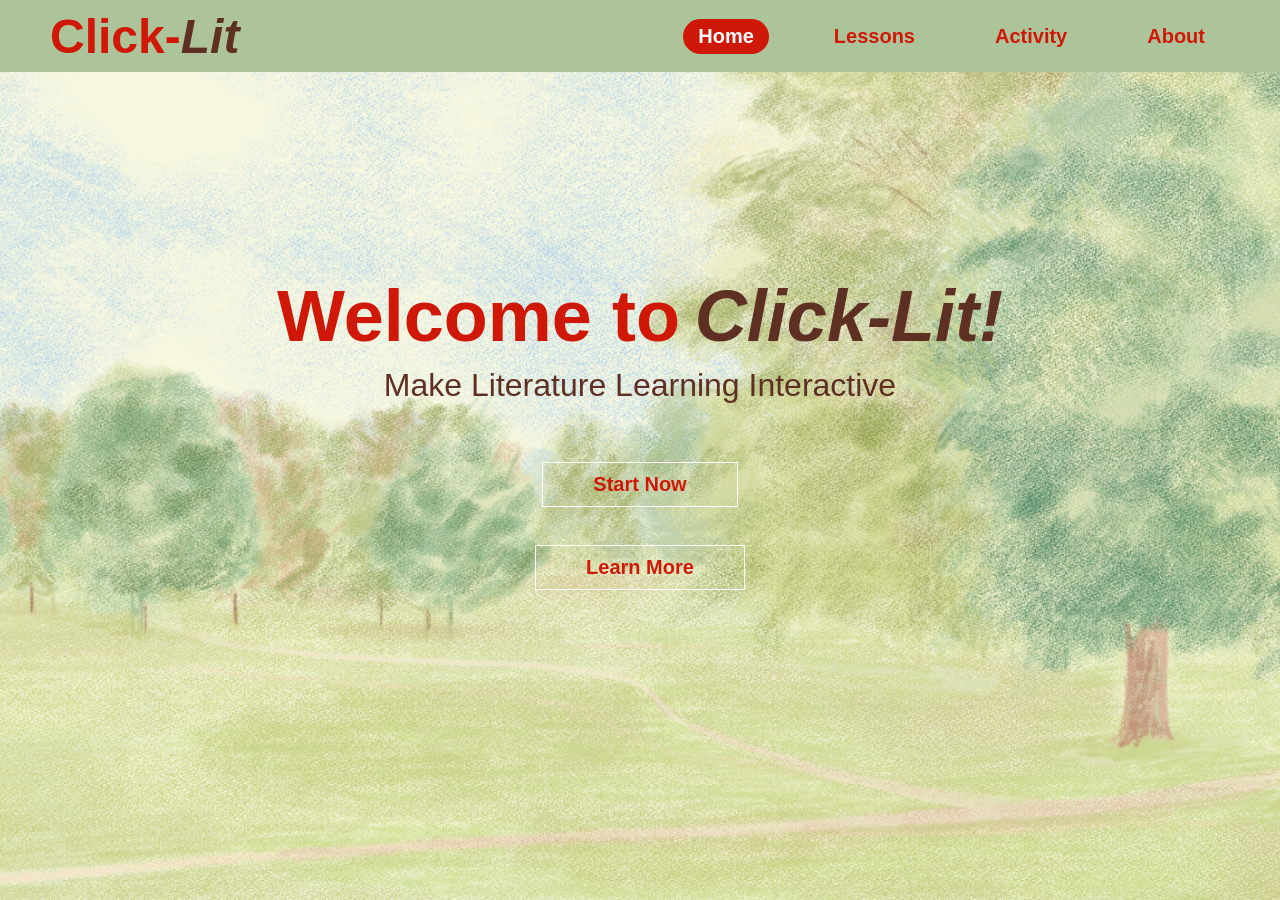
<file: index.html>
<!DOCTYPE html>
<html lang="en">
    <head>
        <meta charset="UTF-8">
        <meta name="viewport" content="width=device-width, initial-scale=1.0">
        <title>Click-Lit</title>
        <link rel="stylesheet" href="style.css">
    </head>

    <body>
        <header> <section class="header">
            <div class="logo">
                <h2 class="logo1">Click-</h2>
                <h2 class="logo2"><i>Lit</i></h2>
            </div>
            <nav class="navigation">
                <a href="index.html" class="active">Home</a>
                <a href="lessons.html">Lessons</a>
                <a href="activities.html">Activity</a>
                <a href="about.html">About</a>
            </nav>
        </section> </header>

        <section class="cll">
            <div class="cl">
                <h2 class="cl1">Welcome to</h2>
                <h2 class="cl2"><i>Click-Lit!</i></h2>
            </div>

            <div class="txt">Make Literature Learning Interactive</div>
            <br>
             <b><a href="lessons.html" class="start">  Start Now  </a> </b>
            <br>
             <b><a href="about.html" class="lm">Learn More</a> </b>
            </div>
        </section>

    </body>
</html>
</file>
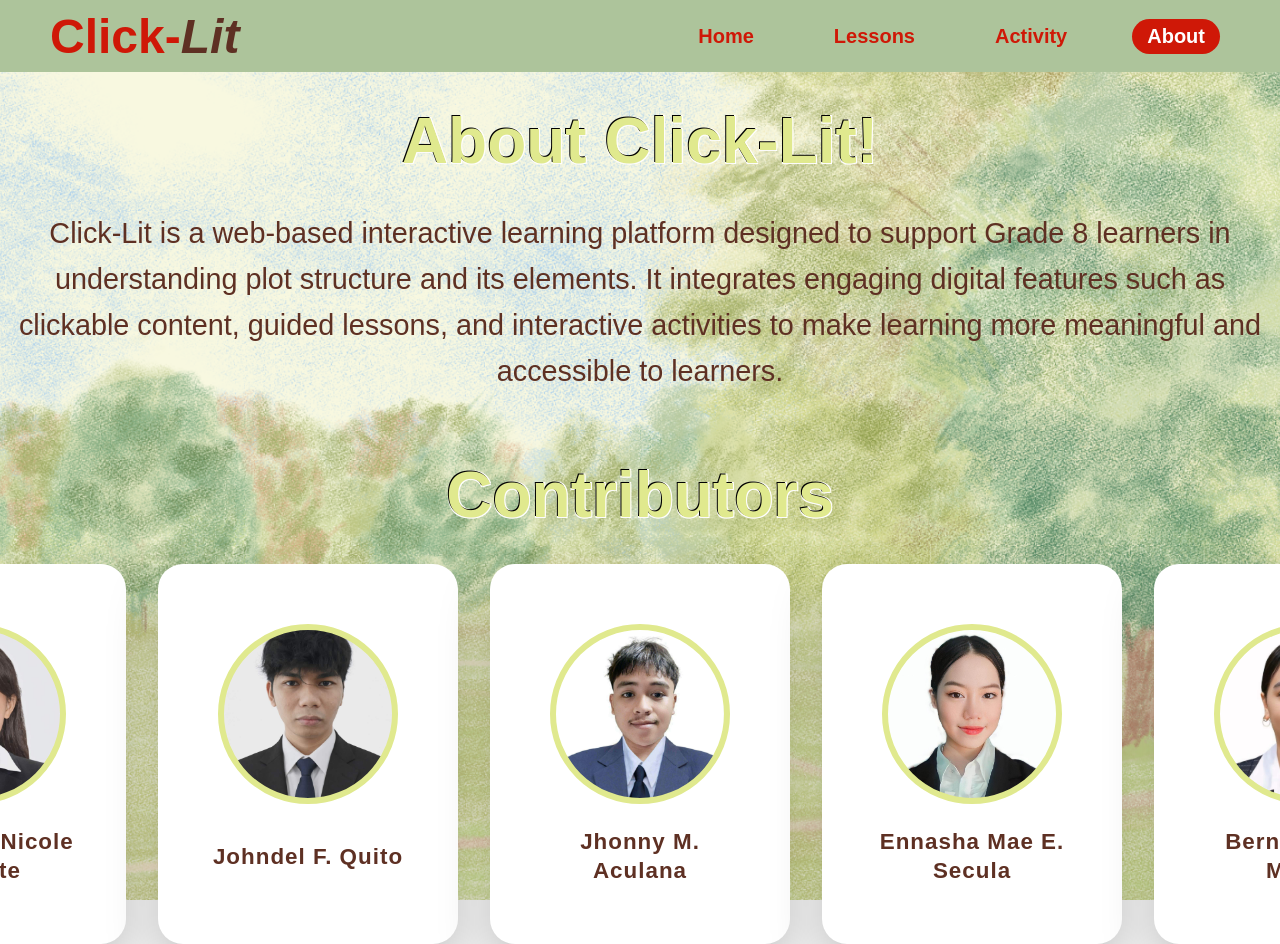
<file: about.html>
<!DOCTYPE html>
<html lang="en">
    <head>
        <meta charset="UTF-8">
        <meta name="viewport" content="width=device-width, initial-scale=1.0">
        <title>Click-Lit</title>
        <link rel="stylesheet" href="style.css">
    </head>

    <body>
        <header> <section class="header">
            <div class="logo">
                <h2 class="logo1">Click-</h2>
                <h2 class="logo2"><i>Lit</i></h2>
            </div>
            <nav class="navigation">
                <a href="./index.html">Home</a>
                <a href="lessons.html">Lessons</a>
                <a href="activities.html">Activity</a>
                <a href="about.html" class="active">About</a>
            </nav>
        </section> </header>
    
        <h1 class="abttitle" style="text-align: center;">About Click-Lit!</h1>

        <div class="about-desc">
            Click-Lit is a web-based interactive learning platform designed to support Grade 8 learners in understanding plot structure and its elements. It integrates engaging digital features such as clickable content, guided lessons, and interactive activities to make learning more meaningful and accessible to learners.
        </div>

        <h2 class="contributors-title">Contributors</h2>
        
        <div class="contributors-grid">
            <!-- Card 1 -->
            <div class="contrib-card">
                <div class="contrib-img" style="background-image: url(images/Samantha.jpg);"></div>
                <h3>Samantha Nicole C. Viste</h3>
            </div>
            
            <!-- Card 2 -->
            <div class="contrib-card">
                <div class="contrib-img" style="background-image: url(images/Johndel.jpg);"></div>
                <h3>Johndel F. Quito</h3>
            </div>
            
            <!-- Card 3 -->
            <div class="contrib-card">
                <div class="contrib-img" style="background-image: url(images/Jhonny.jpg);"></div>
                <h3>Jhonny M. Aculana</h3>
            </div>
            
            <!-- Card 4 -->
            <div class="contrib-card">
                <div class="contrib-img" style="background-image: url(images/Ennasha.jpg);"></div>
                <h3>Ennasha Mae E. Secula</h3>
            </div>
            
            <!-- Card 5 -->
            <div class="contrib-card">
                <div class="contrib-img" style="background-image: url(images/Bernadette.jpg);"></div>
                <h3>Bernadette A. Muñoz</h3>
            </div>
        </div>
        
    </body>
</html>
</file>
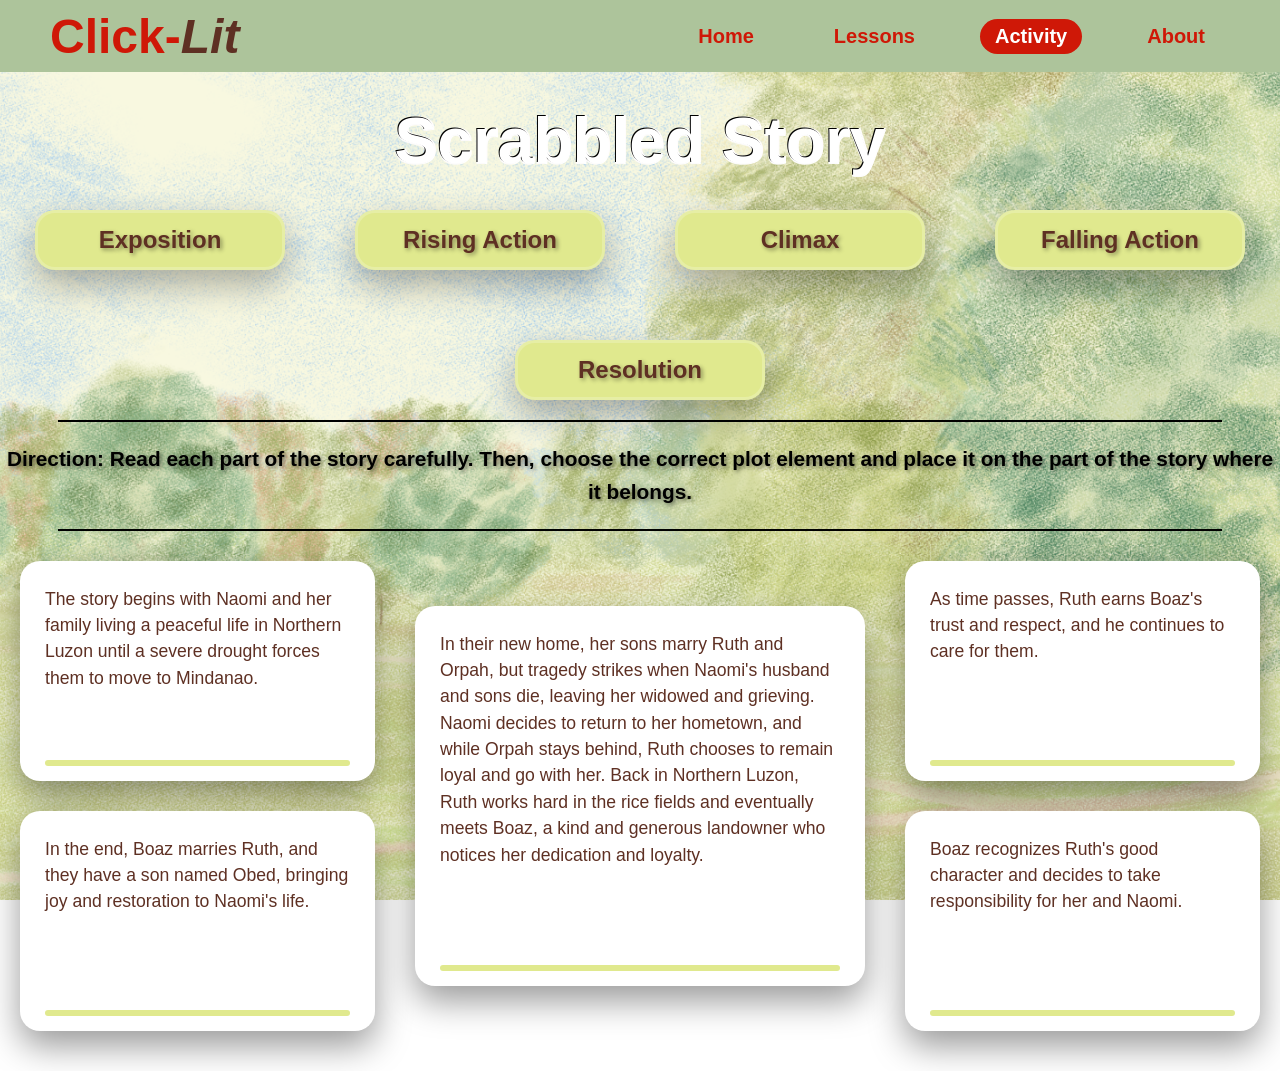
<file: activities.html>
<!DOCTYPE html>
<html lang="en">
    <head>
        <meta charset="UTF-8">
        <meta name="viewport" content="width=device-width, initial-scale=1.0">
        <title>Click-Lit</title>
        <link rel="stylesheet" href="style.css">
    </head>

    <body>
        <header> <section class="header">
            <div class="logo">
                <h2 class="logo1">Click-</h2>
                <h2 class="logo2"><i>Lit</i></h2>
            </div>
            <nav class="navigation">
                <a href="./index.html">Home</a>
                <a href="lessons.html">Lessons</a>
                <a href="activities.html" class="active">Activity</a>
                <a href="about.html">About</a>
            </nav>
        </section> </header>

        <h1 class="atitle">Scrabbled Story</h1>
        
        <div class="cards-container">
        <div class="acard draggable">Exposition</div>
        <div class="acard draggable">Rising Action</div>
        <div class="acard draggable">Climax</div>
        <div class="acard draggable">Falling Action</div>
        <div class="acard draggable">Resolution</div>
        </div>

        <div class="line1"></div>

        <div class="direction">Direction: Read each part of the story carefully. Then, choose the correct plot element and place it on the part of the story where it belongs.</div>

        <div class="line2"></div>

        <div class="story-layout">
        <div class="side-column">
            <div class="story-card">
                <div class="story-text">The story begins with Naomi and her family living a peaceful life in Northern Luzon until a severe drought forces them to move to Mindanao.</div>
                <div class="drop-line" ondragover="handleDragOver(event)" ondrop="handleDrop(event)" ondragleave="handleDragLeave(event)"></div>
            </div>
            <div class="story-card">
                <div class="story-text">In the end, Boaz marries Ruth, and they have a son named Obed, bringing joy and restoration to Naomi's life.</div>
                <div class="drop-line" ondragover="handleDragOver(event)" ondrop="handleDrop(event)" ondragleave="handleDragLeave(event)"></div>
            </div>
        </div>
        
        <div class="middle-column">
            <div class="story-card">
                <div class="story-text">In their new home, her sons marry Ruth and Orpah, but tragedy strikes when Naomi's husband and sons die, leaving her widowed and grieving. Naomi decides to return to her hometown, and while Orpah stays behind, Ruth chooses to remain loyal and go with her. Back in Northern Luzon, Ruth works hard in the rice fields and eventually meets Boaz, a kind and generous landowner who notices her dedication and loyalty.</div>
                <div class="drop-line" ondragover="handleDragOver(event)" ondrop="handleDrop(event)" ondragleave="handleDragLeave(event)"></div>
            </div>
        </div>
        
        <div class="side-column">
            <div class="story-card">
                <div class="story-text">As time passes, Ruth earns Boaz's trust and respect, and he continues to care for them.</div>
                <div class="drop-line" ondragover="handleDragOver(event)" ondrop="handleDrop(event)" ondragleave="handleDragLeave(event)"></div>
            </div>
            <div class="story-card">
                <div class="story-text">Boaz recognizes Ruth's good character and decides to take responsibility for her and Naomi.</div>
                <div class="drop-line" ondragover="handleDragOver(event)" ondrop="handleDrop(event)" ondragleave="handleDragLeave(event)"></div>
            </div>
        </div>
    </div>

<div class="submit-container">
    <button id="submitBtn" class="submit-btn" style="display: none;">Submit Answers</button>
    <div id="resultBtns" style="display: none; align-items: center;">
        <button id="tryAgainBtn" class="try-again-btn">Try Again</button>
        <button id="finishBtn" class="finish-btn">Finish</button>
    </div>
</div>


    <script src="script.js"></script>
    </body>
</html>
</file>
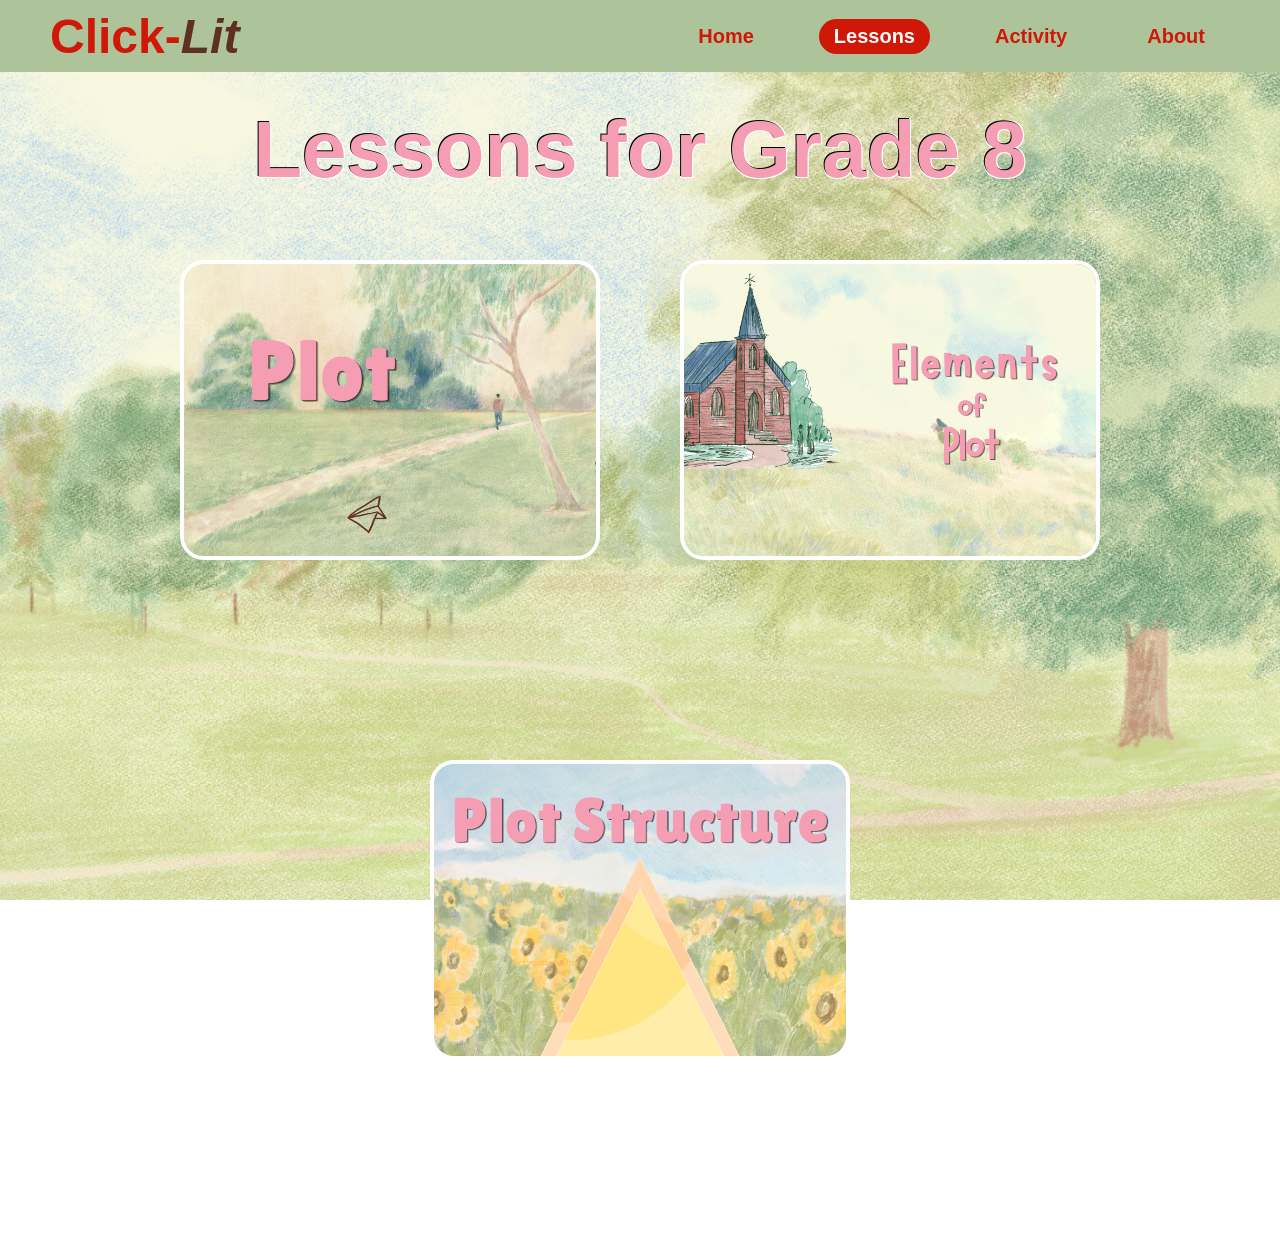
<file: lessons.html>
<!DOCTYPE html>
<html lang="en">
    <head>
        <meta charset="UTF-8">
        <meta name="viewport" content="width=device-width, initial-scale=1.0">
        <title>Click-Lit</title>
        <link rel="stylesheet" href="style.css">
    </head>

    <body>
        <header> <section class="header">
            <div class="logo">
                <h2 class="logo1">Click-</h2>
                <h2 class="logo2"><i>Lit</i></h2>
            </div>
            <nav class="navigation">
                <a href="./index.html">Home</a>
                <a href="lessons.html" class="active">Lessons</a>
                <a href="activities.html">Activity</a>
                <a href="about.html">About</a>
            </nav>
        </section> </header>
        
        <section class="container">
            <h1 class="ht">Lessons for Grade 8</h1>
            
            <div class="cardcontainer">

<article class="cardarticle has-flip">
  <div class="cardflip">

    <!-- fronnnnt -->
    <div class="cardfront">
      <img src="images/plot container.png" alt="image" class="cardimg">
      <div class="cardinfo cardinfo-front">
        <span class="carddesc">Lesson 1:</span>
        <h2 class="cardtitle"><b>What is Plot?</b></h2>
        <div style="text-align: center;">
          <a href="#" class="cardbutton flipbtn"><b>Explore</b></a>
        </div>
      </div>
    </div>

    <!-- backk -->
    <div class="cardback">
      <div>
        <h2>What is Plot?</h2>
        <p><h3>Plot is the organized sequence of events in a story, showing what happens, how it happens, and why it happens from the beginning to the end. It is the structure that connects all the actions, decisions, and outcomes in a narrative which allows the reader to follow the story in a meaningful way.</h3></p>
        <a href="#" class="cardbutton backbtn"> <b>Go Back</b></a>
      </div>
    </div>

  </div>
</article>
 
  <!-- Card 2 -->
  <article class="cardarticle">
    <img src="images/container photo for elements.png" alt="image" class="cardimg">
    <div class="cardinfo">
      <span class="carddesc" style="text-align: center;">Lesson 2:</span>
      <h2 class="cardtitle" style="text-align: center;"><b>Elements of Plot</b></h2>
      <div style="text-align: center;">
        <a href="elements.html" class="cardbutton"> <b>Explore</b></a>
      </div>
    </div>
  </article>

<!-- Card 3 -->
  <article class="cardarticle">
    <img src="images/plot structure container.png" alt="image" class="cardimg">
    <div class="cardinfo">
      <span class="carddesc" style="text-align: center;">Lesson 3: </span>
      <h2 class="cardtitle" style="text-align: center;"><b>Plot Structure</b></h2>
      <div style="text-align: center;">
        <a href="plotstructure.html" class="cardbutton"><b>Explore</b></a>
      </div>
    </div>
  </article>

</div>
            </div>
        </section>
        <script src="script.js"></script>
    </body>
</html>
</file>
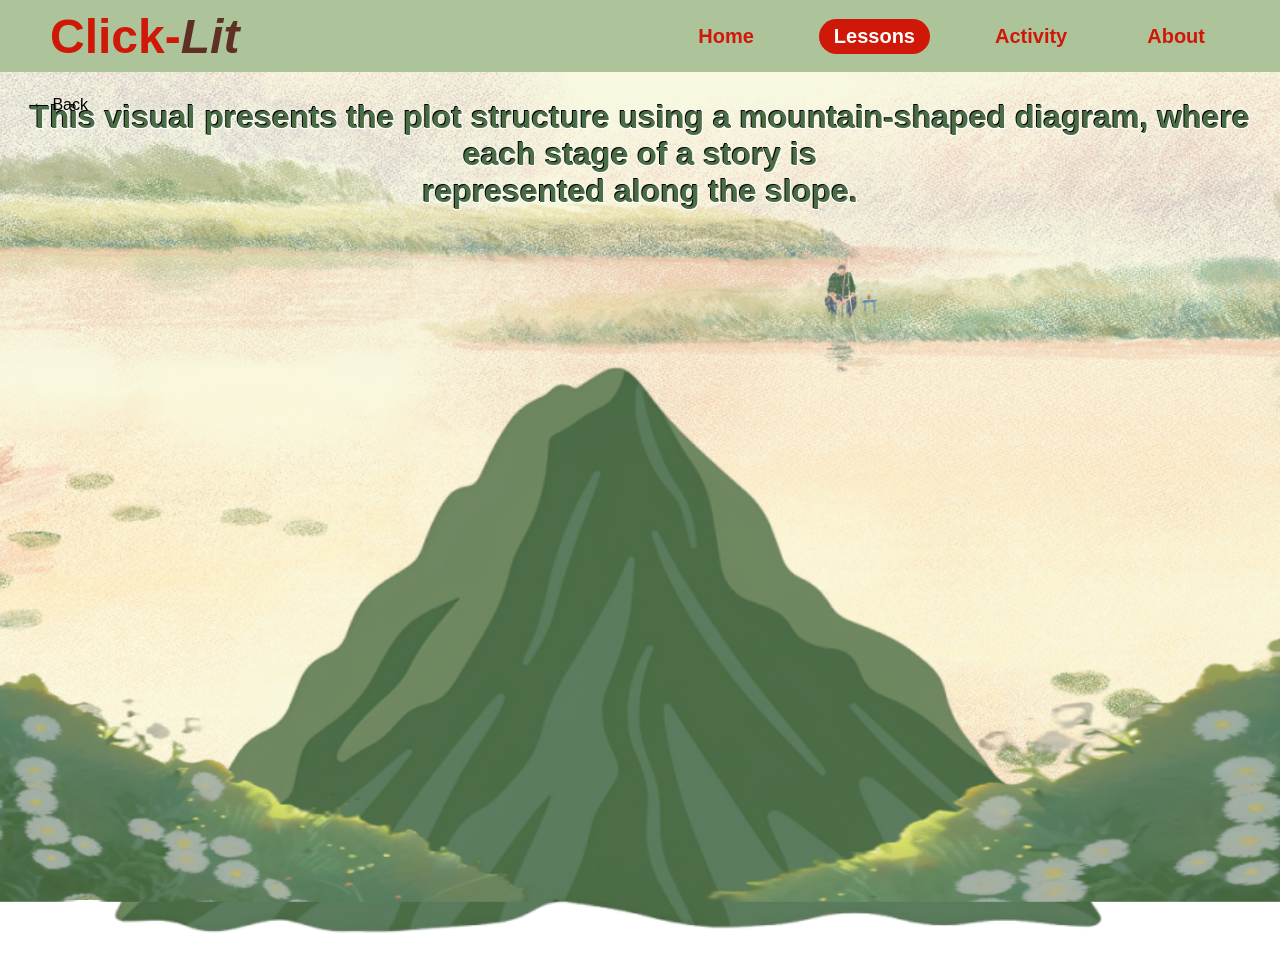
<file: plotstructure.html>
<!DOCTYPE html>
<html lang="en">
    <head>
        <meta charset="UTF-8">
        <meta name="viewport" content="width=device-width, initial-scale=1.0">
        <title>Click-Lit</title>
        <link rel="stylesheet" href="style.css">
    </head>

    <body class="bodyps">
        <header class="header">
            <div class="logo">
                <h2 class="logo1">Click-</h2>
                <h2 class="logo2"><i>Lit</i></h2>
            </div>
            <nav class="navigation">
                <a href="./index.html">Home</a>
                <a href="lessons.html" class="active">Lessons</a>
                <a href="activities.html">Activity</a>
                <a href="about.html">About</a>
            </nav>
         </header>

        <div class="pssection">
        <a href="lessons.html"><button class="back-btn">← Back</button></a>
        <h1 class="pstitle">This visual presents the plot structure using a mountain-shaped diagram, where each stage of a story is <br>represented along the slope.</h1>

<div class="sc">

<img src="images/mountain (1) (1).png" class="mt" id="mt">
<img src="images/grass (1).png" class="grl" id="grl">
<img src="images/grass (1) (1).png" class="gr2" id="gr2">
  <!-- exposition -->
  <div class="pt" style="bottom:12vh; left:24.6vw;"></div>
  <div class="ln" style="bottom:12vh; left:24.8vw;"></div>
  <div class="lb big-card" style="bottom:25.5vh; left:17.1vw;">Exposition</div>

  <!-- rising action -->
  <div class="pt" style="bottom:38vh; left:35.4vw;"></div>
  <div class="ln" style="bottom:38vh; left:35.65vw;"></div>
  <div class="lb big-card" style="bottom:50.5vh; left:26.1vw;">Rising Action</div>

  <!-- climax -->
  <div class="pt" style="bottom:62.7vh; left:48.6vw;"></div>
  <div class="ln" style="bottom:62.7vh; left:48.87vw;"></div>
  <div class="lb big-card" style="bottom:75.5vh; left:44.3vw;">Climax</div>

  <!-- falling action -->
  <div class="pt" style="bottom:37vh; left:60.4vw;"></div>
  <div class="ln" style="bottom:37vh; left:60.6vw;"></div>
  <div class="lb big-card" style="bottom:50.5vh; left:58.8vw;">Falling Action</div>

  <!-- resolution -->
  <div class="pt" style="bottom:13vh; left:70.5vw;"></div>
  <div class="ln" style="bottom:13vh; left:70.8vw;"></div>
  <div class="lb big-card" style="bottom:27vh; left:69vw;">Resolution</div>
</div>
</div>

    <script src="script.js"></script>
    </body>    
</html>
</file>
<file: style.css>
@import url(https://fonts.googleapis.com/css2?family=Metamorphous&display=swap);

*{
    margin: 0;
    padding: 0;
    box-sizing: border-box;
    font-family: sans-serif;
}

.header {
    background-color: #adc49b;
    background-size: cover;
    position: relative;
    height: 8vh;
    justify-content: space-between;
    display: flex;
    align-items: center;
    padding: 10px 50px;
    z-index: 999;
}

.navigation {
    display: flex;
    gap: 30px;
    z-index: 999;
}

.navigation a {
    text-decoration: none;
    color: #cf1807;
    padding: 6px 15px;
    border-radius: 20px;
    margin: 0 10px;
    font-weight: 600;
    font-size: 20px;
    z-index: 999;
}

.navigation a:hover, .navigation a.active {
    background: #cf1807;
    color: #fff;
    z-index: 999;
}

.logo {
    display: flex;
    align-items: center;
    font-size: 2em;
}

.logo1 {
    color: #cf1807;
}

.logo2 {
    color: #5e3023;
}

body {
    margin: 0;
    padding: 0;
    overflow-x: hidden;
    background-image: url(images/Click-Lit\ bg.png);
    background-size: cover;
    background-position: center;
    background-repeat: no-repeat;
    height: 100vh;
}

.cll {
    display: flex;
    flex-direction: column;   
    align-items: center;
    justify-content: center;
    height: 80vh;
    gap: 10px;
}
.cl {
    display: flex;
    justify-content: center;
    align-items: center;
    gap: 15px;
    font-size: 3em;
}

.cl1 {
    color: #cf1807;
}

.cl2 {
    color: #5e3023;
}

.txt {
    font-size: 2em;
    color: #5e3023;
    font-family: sans-serif;
}

.start {
    display: inline-block;
    text-decoration: none;
    color: #cf1807;
    border: 1px solid #fff;
    padding: 10px 50px;
    font-size: 20px;
    background: transparent;
    position: relative;
    cursor: pointer;
    margin: 20px auto 0 auto;
}

.start:hover{
    border: 5px solid #cf1807;
    background: #cfcfcf;
    transition: 0.3s;
}

.lm {
    display: inline-block;
    text-decoration: none;
    color: #cf1807;
    border: 1px solid #fff;
    padding: 10px 50px;
    font-size: 20px;
    background: transparent;
    position: relative;
    cursor: pointer;
}

.lm:hover{
    border: 5px solid #cf1807;
    background: #cfcfcf;
    transition: 0.3s;
}

/*lessons*/

.ht{
    font-size: 5rem;
    color: #F49DB3;
    margin-bottom: 1rem;
    margin-top: 0;   
    text-align: center;
        text-shadow: 
        -1px -1px 0 black,
         1px -1px 0 rgb(255, 253, 253),
        -1px  1px 0 rgb(252, 251, 251),
         1px  1px 0 rgb(255, 255, 255);
    opacity: 0;
    transform: translateY(30px);
    animation: slideUp 1s ease forwards;
}

@keyframes slideUp {
    to {
        opacity: 1;
        transform: translateY(0);
    }
}

.container {
    display: grid;
    place-items: center;
    margin-inline: 1.5rem;
    padding-block: 2rem;
    min-height: auto;
    justify-content: center;
    align-items: center;
    gap: 2rem;
    min-height: calc(100vh - 8vh);
}

.cardcontainer {
    display: flex;
    gap: 3rem;
    justify-content: center;
    flex-wrap: wrap;
}

.cardarticle {
    margin: 1rem;
    width: 420px;
    height: 420px;
    position: relative;
}

.cardimg {
    width: 100%;
    height: 300px;
    object-fit: cover;
    border-radius: 1.5rem;
    border: 4px solid #fff;
}

.cardinfo {
    position: absolute;
    bottom: 0;
    left: 50%;
    transform: translate(-50%, 80px);
    width: 350px;
    background-color: white;
    padding: 1.5rem 2rem;
    border-radius: 1rem;
    box-shadow: 0 8px 24px hsla(0,0,0,.15);
    opacity: 0;
    transition: transform 0.4s ease, opacity 0.4s ease;
}
.cardinfo-front .flipbtn {
    pointer-events: auto;
}

.cardflip.flipped .cardinfo {
    opacity: 1;
    transform: translate(-50%, -30px);
}

.has-flip:hover .cardinfo {
    transform: translate(-50%, -30px);
    opacity: 1;
}

.cardarticle:not(.has-flip):hover .cardinfo {
    transform: translate(-50%, -30px);
    opacity: 1;
}

.carddesc {
    display: block;
    font-size: small;
    margin-bottom: 0.25rem;
    text-align: center;
}

.cardtitle {
    font-size: 1.5rem;
    font-weight: 500;
    color: #5e3023;
    margin-bottom: 0.75rem;
    text-align: center;
}

.cardbutton {
    text-decoration: none;
    font-size: 1rem;
    font-weight: 500;
    color: #F49DB3;
    display: inline-block;
    text-align: center;
    cursor: pointer;
}

.cardbutton:hover {
    text-decoration: underline;
}

.cardarticle:not(.has-flip):hover .cardinfo {
    transform: translate(-50%, -30px);
    opacity: 1;
}

.cardflip {
    width: 100%;
    height: 100%;
    perspective: 1000px;
    position: relative;
}

.cardfront,
.cardback {
    width: 100%;
    height: 100%;
    position: absolute;
    top: 0;
    left: 0;
    backface-visibility: hidden;
    transition: transform 0.6s ease;
    display: flex;
    flex-direction: column;
    justify-content: flex-start;
    box-sizing: border-box;
    border-radius: 1.5rem;
}

.cardfront {
    z-index: 2;
}

.cardback {
    background: #F0F1D9;
    border-radius: 1.5rem;
    display: flex;
    justify-content: center;
    align-items: center;
    transform: rotateY(180deg);
}

.cardback > div {
    width: 100%;
    max-width: 350px;
    height: -25%;
    margin: 0 auto;
    padding: 1rem 2rem;
    text-align: center;
    box-sizing: border-box;
    display: flex;
    flex-direction: column;
    justify-content: space-between;
}

.cardback p,
.cardback h2,
.cardback a {
    text-align: center;
    margin: 1rem 0;
}

.cardback h1 {
    color: black;
}

.cardback h3 {
    color: #5E3023; 
}

.cardflip.flipped .cardfront {
    transform: rotateY(180deg);
}

.cardflip.flipped .cardback {
    transform: rotateY(0deg);
}

/*elements lesson*/

.bodye {
    margin: 0;
    padding: 0;
    background-image: url(images/elements\ of\ plot\ bg.png);
    background-size: cover;
    background-position: center;
    background-repeat: no-repeat;
    height: 100vh;
}

.esection {
    display: flex;
    flex-direction: column;
    align-items: center;
    position: relative;
}

.title {
    font-size: 4.5rem;
    font-weight: bold;
    margin-bottom: 2rem;
    margin-top: 7rem;
    color: #F49DB3;
    text-shadow: 
        -1px -1px 0 black,
         1px -1px 0 rgb(255, 253, 253),
        -1px  1px 0 rgb(252, 251, 251),
         1px  1px 0 rgb(255, 255, 255);
    opacity: 0;
    transform: translateY(30px);
    animation: slideUp 1s ease forwards;
}

@keyframes slideUp {
    to {
        opacity: 1;
        transform: translateY(0);
    }

}

.back-btn {
    position: absolute;
    top: 0;
    left: 0;
    margin: 1rem;
    padding: 8px 16px;
    font-size: 1rem;
    background-color: transparent;
    border: none;
    border-radius: 8px;
    cursor: pointer;
    z-index: 999;
}

.back-btn:hover {
    background-color: #F49DB3;
}

.mini-container {
    display: grid;
    grid-template-columns: auto auto;
    justify-content: center;
    justify-items: center;
    gap: 50px 320px;
    margin: 3rem auto;
    width: fit-content;
}

.mini-card:nth-child(3) {
    grid-column: 1 / span 2;
    justify-self: center;
}

.mini-card {
    width: 500px;
    height: 120px;
    perspective: 1000px;
    cursor: pointer;
}

.mini-flip {
    width: 100%;
    height: 100%;
    position: relative;
    transition: transform 0.6s ease;
    transform-style: preserve-3d;
}

.mini-card.flipped .mini-flip {
    transform: rotateY(180deg);
}

.mini-front,
.mini-back {
    position: absolute;
    width: 100%;
    height: 100%;
    border-radius: 10px;
    display: flex;
    align-items: center;
    justify-content: center;
    backface-visibility: hidden;
    font-weight: bold;
    text-align: center;
    padding: 20px;
    box-sizing: border-box;
    font-size: large;
}

.mini-front {
    background-color: #F49DB3;
    color: #5E3023;
}

.mini-back {
    background-color: #E9E9E3;
    color: #333;
    transform: rotateY(180deg);
    font-size: 0.85rem;
    box-shadow: 0 4px 12px rgba(0,0,0,0.15);
}

/*plot structure lesson*/

.bodyps {
    background-image: url(images/bg.png);
    background-size: cover;
    background-position: center;
    background-repeat: no-repeat;
    margin: 0;
    padding: 0;
    height: 100vh;
    overflow: hidden;
}

.pssection {
    display: flex;
    flex-direction: column;
    align-items: center;
    position: relative;
    height: 100vh;
    padding-top: 12vh;
    justify-content: space-between;
}

.pstitle {
    font-size: 2rem;
    text-align: center;
    font-weight: bold;
    margin-bottom: 2rem;
    margin-top: -15rem;
    color: #4B6D46;
    text-shadow: 
        -1px -1px 0 black,
         1px -1px 0 rgb(255, 253, 253),
        -1px  1px 0 rgb(252, 251, 251),
         1px  1px 0 rgb(255, 255, 255);
    opacity: 0;
    transform: translateY(30px);
    animation: slideUp 1s ease forwards;
}

@keyframes slideUp {
    to {
        opacity: 1;
        transform: translateY(0);
    }

}

.back-btn {
    position: absolute;
    top: 0;
    left: 0;
    margin: 1rem;
    padding: 8px 16px;
    font-size: 1rem;
    background-color: transparent;
    border: none;
    border-radius: 8px;
    cursor: pointer;
}

.back-btn:hover {
    background-color: #F49DB3;
}

.sc {
  position: relative;
  width: 100vw;  
  height: 60vh;  
  overflow: visible;
  display: flex;
  justify-content: center; 
  align-items: flex-end;   
  flex-direction: row;
  margin-top: 2rem;
}

.pt, .ln, .lb {
  z-index: 3;
}

.mt {
  position: absolute;
  bottom: .6 vh;  
  left: 51%;
  transform: translateX(-50%);  
  width: 1500px; 
  height: auto;
  z-index: 1;
  opacity: 0;
  transform: translateX(-50%) translateY(100px) scale(0.8);
  transition: all 1s cubic-bezier(0.68, -0.55, 0.265, 1.55)
}

.s1 {
    opacity: 1;
    transform: translateX(-50%) translateY(0) scale(1);
}

.grl {
    position: fixed;    
    bottom: -3px;       
    left: 0px;         
    width: 1300px;
    height: 1000px;
    z-index: 10;        
}

.gr2 {
    position: fixed;    
    bottom: -3px;       
    right: -3px;         
    width: 1700px;
    height: 1000px;
    z-index: 10;        
}

.pt, .ln, .lb {
    z-index: 3;
    position: absolute;
    opacity: 0;
    transform: scale(0) translateY(20px);
}

.pt {
    width: 12px;
    height: 12px;
    background: #F49DB3;
    border-radius: 50%;
    box-shadow: 0 2px 8px rgba(255,105,180,0.5);
}

.ln {
    width: 3px;
    height: 150px;
    background: linear-gradient(to top, #F49DB3, transparent);
    transform-origin: bottom;
    transform: scaleY(0) translateY(20px);
}

.lb {
    background: #B7DAEE;
    padding: 6px 12px;
    border-radius: 8px;
    font-size: 14px;
    font-weight: 600;
    color: #F49DB3;
    box-shadow: 0 4px 12px rgba(0,0,0,0.2);
    border: 1px solid rgba(253, 252, 252, 0.3);
}

.big-card {
    padding: 20px 30px;  
    font-size: 22px;     
    min-width: 180px;    
    border-radius: 20px;
    border: 1px solid rgba(255,255,255,1);
    font-weight: 800;
    color: #F49DB3;
    text-align: center;
}

.s3p {
    opacity: 1;
    transform: scale(1) translateY(0);
    transition: all 0.4s cubic-bezier(0.68, -0.55, 0.265, 1.55);
    animation-delay: 0s;
}

.s3l {
    transform: scaleY(1) translateY(0);
    transition: all 0.4s cubic-bezier(0.68, -0.55, 0.265, 1.55);
}

.s3b {
    opacity: 1;
    transform: translateY(0);
    transition: all 0.4s cubic-bezier(0.68, -0.55, 0.265, 1.55);
}

/*activity*/

.atitle {
    text-align: center;
    font-size: 4rem;
    font-weight: bold;
    margin-bottom: 2rem;
    margin-top: 2rem;
    color: #fff;
    text-shadow: 
        -1px -1px 0 black,
         1px -1px 0 rgb(255, 253, 253),
        -1px  1px 0 rgb(252, 251, 251),
         1px  1px 0 rgb(255, 255, 255);
    opacity: 0;
    transform: translateY(30px);
    animation: slideUp 1s ease forwards;
}

@keyframes slideUp {
    to {
        opacity: 1;
        transform: translateY(0);
    }

}

.cards-container {
    display: flex;
    gap: 70px;
    justify-content: center;
    flex-wrap: wrap;
    margin-bottom: 20px;
    min-height: 50px;
    background: transparent;
}

.cards-container.drag-over {
    background: rgba(224, 233, 142, 0.3);
    border: 2px dashed rgba(94, 48, 35, 0.3);
    border-radius: 15px;
}

.acard {
    background-color: #e0e98e;
    color: #5E3023;
    width: 250px;
    height: 60px;
    border-radius: 20px;
    display: flex;
    align-items: center;
    justify-content: center;
    font-weight: bold;
    font-size: 1.5em;
    text-align: center;
    box-shadow: 0 15px 35px rgba(0,0,0,0.3);
    border: 3px solid rgba(255,255,255,0.2);
    text-shadow: 2px 2px 4px rgba(0,0,0,0.4);
    cursor: grab;
    transition: all 0.3s ease;
}

.acard:hover {
    transform: translateY(-5px);
}

.acard.draggable:hover {
    transform: translateY(-8px);
    box-shadow: 0 20px 40px rgba(0,0,0,0.4);
}

.acard:active {
    cursor: grabbing;
    transform: scale(0.95);
}

.story-card.drag-over {
    transform: translateY(-10px);
    box-shadow: 0 25px 50px rgba(0,123,255,0.4);
}

.drop-line.drag-over {
    background: #007bff;
    height: 8px;
    box-shadow: 0 0 15px rgba(0,123,255,0.6);
}

.dropped-card {
    background: #4CAF50;
    color: white;
    border: 3px solid #45a049;
    box-shadow: 0 10px 25px rgba(76,175,80,0.5);
    transform: none;
}

.line1, .line2 {
    width: 95.2rem;
    max-width: 91vw;
    height: 2px;
    background: black;
    margin: 0 auto;
}

.direction {
    color: black;
    font-size: 1.3em;
    margin: 20px auto;
    text-align: center;
    font-weight: bold;
    max-width: 1500px;
    text-shadow: 2px 2px 4px rgba(0,0,0,0.5);
    line-height: 1.6;
}

.story-layout {
    display: flex;
    justify-content: space-between;
    gap: 40px;
    max-width: 1500px;
    margin: 30px auto 20px;
    padding: 0 20px;
}

.side-column {
    display: flex;
    flex-direction: column;
    gap: 30px;
    flex: 1;
    max-width: 380px;
}

.middle-column {
    flex: 0 0 450px;
    display: flex;
    flex-direction: column;
    justify-content: center;
    
}

.middle-column .story-card {
    height: 380px; 
}

.story-card {
    background: white;
    color: #5E3023;
    border-radius: 20px;
    box-shadow: 0 15px 35px rgba(0,0,0,0.4);
    height: 220px;
    display: flex;
    flex-direction: column;
    transition: all 0.3s ease;
}

.story-card:hover {
    transform: translateY(-8px);
}

.story-text {
    flex: 1;
    padding: 25px;
    font-size: 1.1em;
    line-height: 1.5;
    overflow: hidden;
}

.drop-line {
    height: 6px;
    background: #e0e98e;
    border-radius: 3px;
    margin: 0 25px 15px;
    transition: all 0.3s ease;
}

.drop-line:hover {
    background: #aaa;
    box-shadow: 0 0 10px rgba(0,0,0,0.3);
}

.dropped-card {
    background: #e0e98e;
    color: #5E3023;
    border: 3px solid rgba(94,48,35,0.3);
    margin: -60px auto 10px;
    width: 220px;
    height: 55px;
    box-shadow: 0 15px 35px rgba(0,0,0,0.4);
    position: relative;
    z-index: 10;
    font-weight: bold;
    font-size: 1.4em;
    display: flex;
    align-items: center;
    justify-content: center;
    border-radius: 20px;
}

.submit-container {
    display: flex;
    flex-direction: column;
    align-items: center;
    justify-content: center;
    margin: 20px auto;
    max-width: 450px;
    padding: 10px 0;
    gap: 10px;
}

.submit-btn, .try-again-btn, .finish-btn {
    padding: 12px 25px;
    font-size: 1em;
    font-weight: bold;
    border: none;
    border-radius: 20px;
    cursor: pointer;
    transition: all 0.3s ease;
    box-shadow: 0 8px 20px rgba(0,0,0,0.3);
    text-transform: uppercase;
    letter-spacing: 0.5px;
    white-space: nowrap;    
}

.submit-btn {
    background: linear-gradient(45deg, #4CAF50, #45a049);
    color: white;
    width: 180px;
    height: 48px;
    display: flex;
    align-items: center;
    justify-content: center; 
}

.submit-btn:hover {
    transform: translateY(-2px);
    box-shadow: 0 12px 25px rgba(76,175,80,0.5);
}

#resultBtns {
    display: none;           
    gap: 15px;
    align-items: center;
}

.try-again-btn {
    background: gray;
    color: white;
    width: 120px;
    height: 48px;
    display: flex;
    align-items: center;
    justify-content: center;
}

.try-again-btn:hover {
    transform: translateY(-2px);
    box-shadow: 0 12px 25px rgba(255,152,0,0.5);
}

.finish-btn {
    background: blue;
    color: white;
    width: 120px;
    height: 48px;
    display: flex;
    align-items: center;
    justify-content: center;
}

.finish-btn:hover {
    transform: translateY(-2px);
    box-shadow: 0 12px 25px rgba(33,150,243,0.5);
}

.check-mark {
    position: absolute;
    top: -15px;
    right: -15px;
    width: 40px;
    height: 40px;
    border-radius: 50%;
    display: flex;
    align-items: center;
    justify-content: center;
    font-size: 1.5em;
    font-weight: bold;
    z-index: 20;
    animation: pop 0.4s ease;
}

.check-mark.correct {
    background: #4CAF50;
    color: white;
}

.check-mark.incorrect {
    background: #f44336;
    color: white;
}

@keyframes pop {
    0% { transform: scale(0); }
    50% { transform: scale(1.2); }
    100% { transform: scale(1); }
}

/*about*/

.abttitle {
    text-align: center;
    font-size: 4rem;
    font-weight: bold;
    margin-bottom: 2rem;
    margin-top: 2rem;
    color: #e0e98e;
    text-shadow: 
        -1px -1px 0 black,
         1px -1px 0 rgb(255, 253, 253),
        -1px  1px 0 rgb(252, 251, 251),
         1px  1px 0 rgb(255, 255, 255);
    opacity: 0;
    transform: translateY(30px);
    animation: slideUp 1s ease forwards;
}

@keyframes slideUp {
    to {
        opacity: 1;
        transform: translateY(0);
    }

}

.about-desc {
    font-size: 1.8rem;
    text-align: center;
    color: #5e3023;
    line-height: 1.6;
    max-width: 1500px;
    margin: 0 auto 4rem;
    padding: 0 1rem;
}

.contributors-title {
    text-align: center;
    font-size: 4rem;
    font-weight: bold;
    margin-bottom: 2rem;
    margin-top: 2rem;
    color: #e0e98e;
    text-shadow: 
        -1px -1px 0 black,
         1px -1px 0 rgb(255, 253, 253),
        -1px  1px 0 rgb(252, 251, 251),
         1px  1px 0 rgb(255, 255, 255);
    opacity: 0;
    transform: translateY(30px);
    animation: slideUp 1s ease forwards;
}

@keyframes slideUp {
    to {
        opacity: 1;
        transform: translateY(0);
    }
}

.contributors-grid {
    display: flex;
    gap: 2rem;
    justify-content: center;
    align-items: center;
    flex-wrap: nowrap; 
    margin: 0 auto;
}

.contrib-card {
    flex: 0 0 300px;
    width: 240px;
    height: 380px;
    background: white;
    border-radius: 25px;
    padding: 2rem;
    box-shadow: 0 25px 50px rgba(0,0,0,0.25);
    transition: transform 0.3s;
    display: flex;
    flex-direction: column;
    justify-content: center;
    align-items: center;
    box-sizing: border-box;
}

.contrib-card:hover {
    transform: translateY(-15px);
}

.contrib-img {
    width: 180px;
    height: 180px;
    border-radius: 50%;
    margin-bottom: 1.5rem;
    background-size: cover;
    background-position: center;
    border: 6px solid #e0e98e;
    flex-shrink: 0;
}

.contrib-card h3 {
    color: #5e3023;
    font-size: 1.4rem;
    font-weight: 700;
    margin: 0;
    letter-spacing: 1px;
    flex-shrink: 0;
    padding: 0 1rem;
    text-align: center;
    line-height: 1.3;  
    height: 3.5rem;        
    display: flex;          
    align-items: center; 
    justify-content: center;
}
</file>
